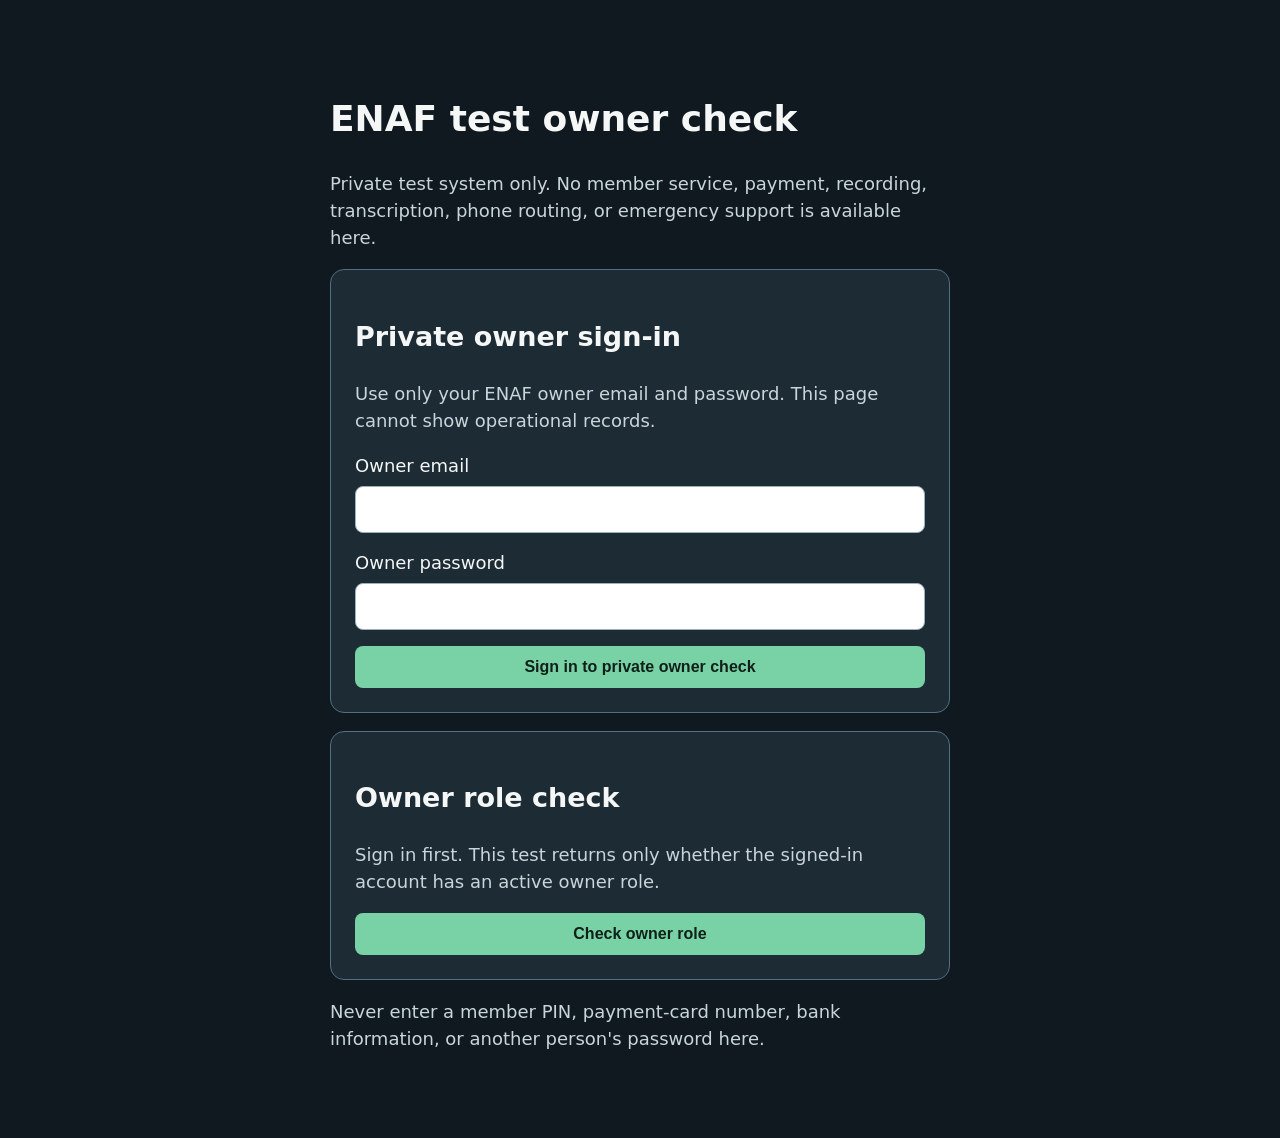
<file: index.html>
<!doctype html>
<html lang="en"><head><meta charset="utf-8"><meta name="viewport" content="width=device-width, initial-scale=1"><title>ENAF test owner check</title><style>body{margin:0;background:#101820;color:#f4f7f6;font:18px/1.5 system-ui,sans-serif}main{max-width:620px;margin:40px auto;padding:28px}section{margin:18px 0;padding:24px;border:1px solid #527080;border-radius:14px;background:#1d2b35}label,input,button{display:block;width:100%;box-sizing:border-box}input{margin:7px 0 16px;padding:12px;border:1px solid #9ab0ba;border-radius:8px;font-size:18px}button{padding:12px;border:0;border-radius:8px;background:#79d2a6;color:#102018;font-weight:700;font-size:16px}.note{color:#c8d6db}.warn{padding:12px;border-radius:8px;background:#4a291f}.ok{padding:12px;border-radius:8px;background:#1e473b}</style></head><body><main><h1>ENAF test owner check</h1><p class="note">Private test system only. No member service, payment, recording, transcription, phone routing, or emergency support is available here.</p><section><h2>Private owner sign-in</h2><p id="signin-status" class="note">Use only your ENAF owner email and password. This page cannot show operational records.</p><label for="email">Owner email</label><input id="email" type="email" autocomplete="username"><label for="login-password">Owner password</label><input id="login-password" type="password" autocomplete="current-password"><button id="sign-in" type="button">Sign in to private owner check</button></section><section><h2>Owner role check</h2><p id="role-status" class="note">Sign in first. This test returns only whether the signed-in account has an active owner role.</p><button id="check-role" type="button" disabled>Check owner role</button></section><p class="note">Never enter a member PIN, payment-card number, bank information, or another person's password here.</p></main><script>const projectUrl='https://efbsdpeowuwwbzaujyqs.supabase.co';const publicKey='eyJhbGciOiJIUzI1NiIsInR5cCI6IkpXVCJ9.eyJpc3MiOiJzdXBhYmFzZSIsInJlZiI6ImVmYnNkcGVvd3V3d2J6YXVqeXFzIiwicm9sZSI6ImFub24iLCJpYXQiOjE3OTM0MDQ4MjAsImV4cCI6MjEwODk4MDgyMH0.j-g66I9IGccb9GAB0XDJjC3BG0qwWxltV0YfF4LKTDg';const ownerCheckUrl=projectUrl+'/rest/v1/rpc/enaf_test_current_owner_access';const signinStatus=document.getElementById('signin-status');const roleStatus=document.getElementById('role-status');const checkRole=document.getElementById('check-role');let ownerAccessToken='';document.getElementById('sign-in').addEventListener('click',async()=>{const email=document.getElementById('email').value.trim();const password=document.getElementById('login-password').value;if(!email||!password){signinStatus.textContent='Enter your ENAF owner email and password.';signinStatus.className='warn';return}const response=await fetch(projectUrl+'/auth/v1/token?grant_type=password',{method:'POST',headers:{apikey:publicKey,'content-type':'application/json'},body:JSON.stringify({email,password})});document.getElementById('login-password').value='';const data=await response.json().catch(()=>({}));if(!response.ok||typeof data.access_token!=='string'){signinStatus.textContent='Sign-in could not be verified. Check your owner email and password.';signinStatus.className='warn';return}ownerAccessToken=data.access_token;checkRole.disabled=false;signinStatus.textContent='Signed in to the private test check. Your password is not stored by this page.';signinStatus.className='ok'});checkRole.addEventListener('click',async()=>{const response=await fetch(ownerCheckUrl,{method:'POST',headers:{apikey:publicKey,authorization:'Bearer '+ownerAccessToken,'content-type':'application/json'},body:'{}'});const data=await response.json().catch(()=>[]);const role=Array.isArray(data)?data[0]:null;if(response.ok&&role?.result==='owner-access-active'&&role?.role==='owner'){roleStatus.textContent='Owner role is active. No operational records are shown here.';roleStatus.className='ok';return}roleStatus.textContent=response.ok?'The test check replied, but did not recognize the owner status. No records were shown.':'The test check could not be reached (connection status '+response.status+'). No records were shown.';roleStatus.className='warn'});</script></body></html>
</file>
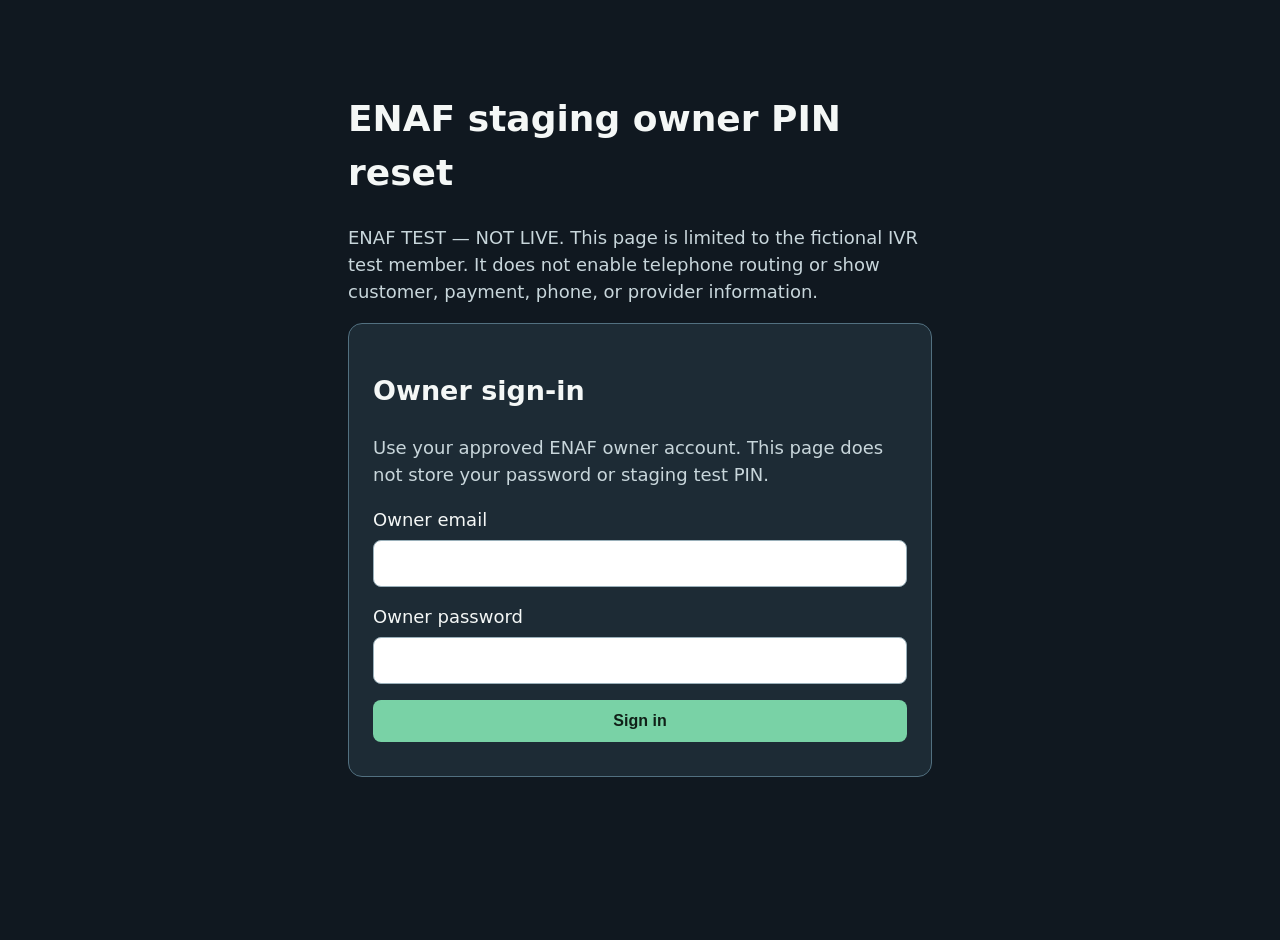
<file: owner-pin-reset.html>
<!doctype html>
<html lang="en">
<head>
  <meta charset="utf-8">
  <meta name="viewport" content="width=device-width, initial-scale=1">
  <meta name="robots" content="noindex, nofollow, noarchive">
  <meta name="referrer" content="no-referrer">
  <meta http-equiv="Cache-Control" content="no-store, no-cache, must-revalidate, max-age=0">
  <meta http-equiv="Pragma" content="no-cache">
  <!-- GitHub Pages cannot set response CSP headers. Keep this page self-contained
       and allow network connections only to the approved staging project. -->
  <meta http-equiv="Content-Security-Policy" content="default-src 'none'; script-src 'self'; style-src 'self'; connect-src https://ltosmnrnsnkuemfzhwpb.supabase.co; img-src 'none'; font-src 'none'; object-src 'none'; base-uri 'none'; form-action 'self'">
  <title>ENAF staging owner PIN reset</title>
  <link rel="stylesheet" href="owner-pin-reset.css">
  <script src="owner-pin-reset.js" defer></script>
</head>
<body>
  <main>
    <h1>ENAF staging owner PIN reset</h1>
    <p class="note">ENAF TEST — NOT LIVE. This page is limited to the fictional IVR test member. It does not enable telephone routing or show customer, payment, phone, or provider information.</p>

    <section id="sign-in-panel">
      <h2>Owner sign-in</h2>
      <p id="sign-in-status" class="note" role="status">Use your approved ENAF owner account. This page does not store your password or staging test PIN.</p>
      <form id="sign-in-form" autocomplete="off">
        <label for="email">Owner email</label>
        <input id="email" type="email" autocomplete="username" spellcheck="false" required>
        <label for="password">Owner password</label>
        <input id="password" type="password" autocomplete="current-password" required>
        <button id="sign-in" type="submit">Sign in</button>
      </form>
    </section>

    <section id="reset-panel" class="hidden">
      <h2>Reset fictional test PIN</h2>
      <p id="reset-status" class="note" role="status">Set a four-digit staging-only PIN for the upcoming IVR test. Do not reuse a personal PIN.</p>
      <form id="reset-form" autocomplete="off">
        <label for="pin">New staging test PIN</label>
        <input id="pin" type="password" inputmode="numeric" pattern="[0-9]{4}" maxlength="4" autocomplete="off" spellcheck="false" required disabled>
        <button id="reset" type="submit" disabled>Reset staging test PIN</button>
      </form>
      <button id="sign-out" type="button">Sign out</button>
    </section>
  </main>
</body>
</html>
</file>
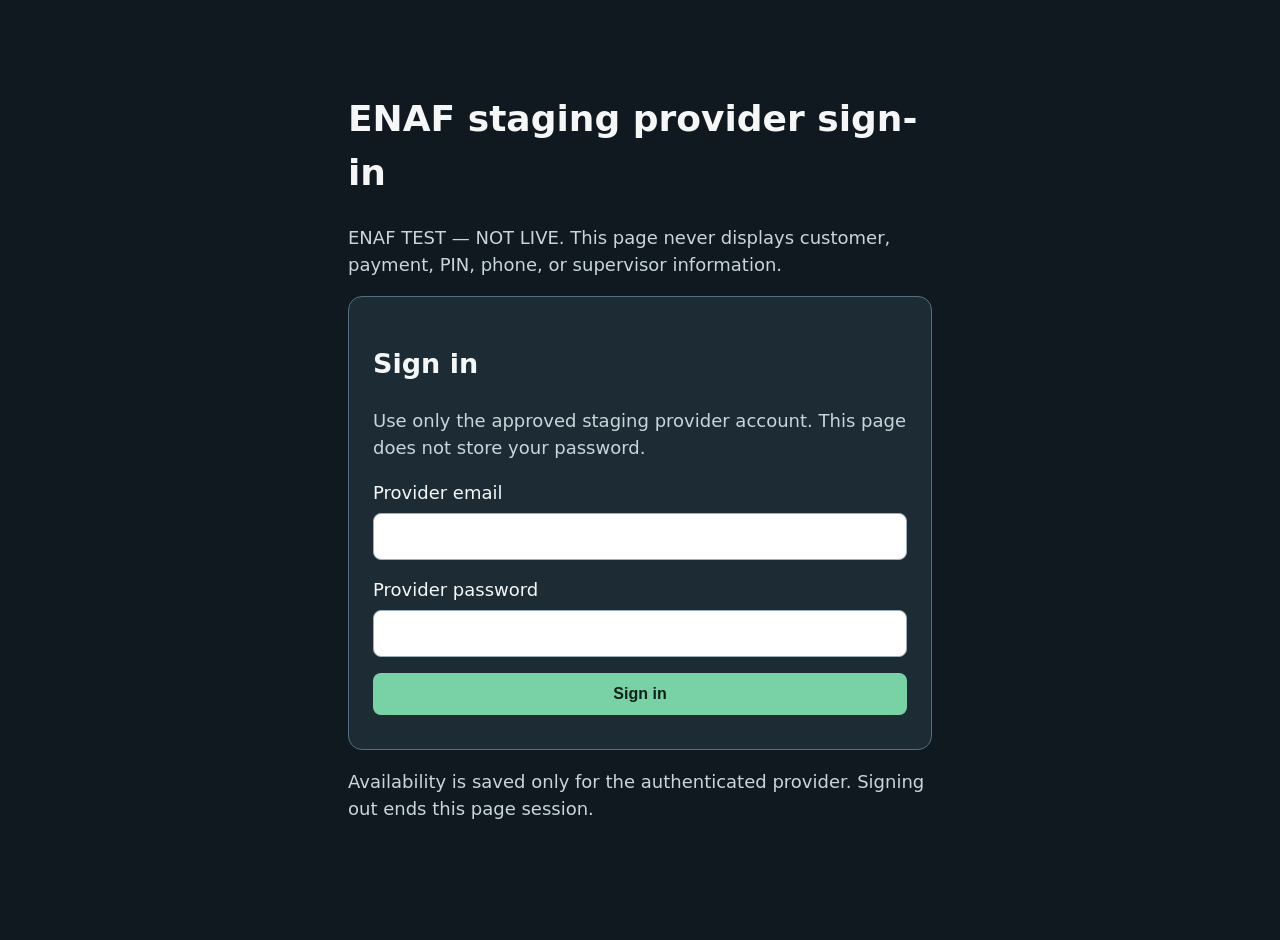
<file: provider.html>
<!doctype html>
<html lang="en">
<head>
  <meta charset="utf-8">
  <meta name="viewport" content="width=device-width, initial-scale=1">
  <title>ENAF staging provider sign-in</title>
  <style>
    :root { color-scheme: dark; --bg:#101820; --card:#1d2b35; --line:#527080; --text:#f4f7f6; --muted:#c8d6db; --ok:#1e473b; --warn:#4a291f; --button:#79d2a6; }
    * { box-sizing:border-box; } body { margin:0; min-height:100vh; background:var(--bg); color:var(--text); font:18px/1.5 system-ui,sans-serif; }
    main { max-width:640px; margin:40px auto; padding:28px; } section { margin:18px 0; padding:24px; border:1px solid var(--line); border-radius:14px; background:var(--card); }
    label, input, button { display:block; width:100%; } input { margin:7px 0 16px; padding:12px; border:1px solid #9ab0ba; border-radius:8px; font-size:18px; color:#102018; background:#fff; }
    button { margin:10px 0; padding:12px; border:0; border-radius:8px; background:var(--button); color:#102018; font-weight:700; font-size:16px; cursor:pointer; } button[disabled] { opacity:.55; cursor:not-allowed; }
    .note { color:var(--muted); } .warn, .ok { padding:12px; border-radius:8px; } .warn { background:var(--warn); } .ok { background:var(--ok); } .hidden { display:none; }
    .service { display:grid; gap:6px; padding:14px 0; border-top:1px solid var(--line); } .service:first-child { border-top:0; } .status { font-weight:700; }
  </style>
</head>
<body>
  <main>
    <h1>ENAF staging provider sign-in</h1>
    <p class="note">ENAF TEST — NOT LIVE. This page never displays customer, payment, PIN, phone, or supervisor information.</p>
    <section id="sign-in-panel">
      <h2>Sign in</h2>
      <p id="sign-in-status" class="note">Use only the approved staging provider account. This page does not store your password.</p>
      <label for="email">Provider email</label>
      <input id="email" type="email" autocomplete="username" required>
      <label for="password">Provider password</label>
      <input id="password" type="password" autocomplete="current-password" required>
      <button id="sign-in" type="button">Sign in</button>
    </section>
    <section id="workspace" class="hidden">
      <h2>My approved services</h2>
      <p id="workspace-status" class="note">Loading your staging availability.</p>
      <div id="services"></div>
      <button id="sign-out" type="button">Sign out</button>
    </section>
    <p class="note">Availability is saved only for the authenticated provider. Signing out ends this page session.</p>
  </main>
  <script>
    const projectUrl = 'https://ltosmnrnsnkuemfzhwpb.supabase.co';
    const publicKey = 'sb_publishable_w3kj9kAGGNrQWCxBvUFnLg_yupbHoMz';
    const staffPortalUrl = projectUrl + '/functions/v1/enaf-phase-one-staff-portal';
    let accessToken = '';
    const signInPanel = document.getElementById('sign-in-panel');
    const workspace = document.getElementById('workspace');
    const signInStatus = document.getElementById('sign-in-status');
    const workspaceStatus = document.getElementById('workspace-status');
    const services = document.getElementById('services');

    function apiHeaders() {
      return { apikey: publicKey, authorization: 'Bearer ' + accessToken, 'content-type': 'application/json' };
    }

    function showMessage(element, message, kind = 'note') {
      element.textContent = message;
      element.className = kind;
    }

    function clearSession() {
      accessToken = '';
      services.replaceChildren();
      workspace.classList.add('hidden');
      signInPanel.classList.remove('hidden');
      document.getElementById('password').value = '';
    }

    function serviceLabel(type) {
      return type === 'companion' ? 'Companion' : 'Tech Help';
    }

    function renderAvailability(availability) {
      services.replaceChildren();
      for (const item of availability) {
        const row = document.createElement('div');
        row.className = 'service';
        const heading = document.createElement('strong');
        heading.textContent = serviceLabel(item.serviceType);
        const status = document.createElement('span');
        status.className = 'status';
        status.textContent = item.availabilityStatus === 'available' ? 'Available' : 'Unavailable';
        const button = document.createElement('button');
        const nextStatus = item.availabilityStatus === 'available' ? 'unavailable' : 'available';
        button.type = 'button';
        button.textContent = nextStatus === 'available' ? 'Mark available' : 'Mark unavailable';
        button.addEventListener('click', () => updateAvailability(item.serviceType, nextStatus, button));
        row.append(heading, status, button);
        services.append(row);
      }
    }

    async function loadAvailability() {
      const response = await fetch(staffPortalUrl + '?action=availability', { headers: apiHeaders() });
      const data = await response.json().catch(() => ({}));
      if (!response.ok || data.result !== 'provider-availability' || data.role !== 'provider' || !Array.isArray(data.availability)) {
        clearSession();
        showMessage(signInStatus, 'Your provider access could not be verified.', 'warn');
        return;
      }
      renderAvailability(data.availability);
      showMessage(workspaceStatus, 'Your staging availability is shown below.', 'ok');
    }

    async function updateAvailability(serviceType, availabilityStatus, button) {
      button.disabled = true;
      showMessage(workspaceStatus, 'Saving your availability.', 'note');
      const response = await fetch(staffPortalUrl + '?action=availability', {
        method: 'POST', headers: apiHeaders(),
        body: JSON.stringify({ serviceType, availabilityStatus, idempotencyKey: crypto.randomUUID() })
      });
      const data = await response.json().catch(() => ({}));
      if (!response.ok || data.result !== 'availability-updated') {
        button.disabled = false;
        showMessage(workspaceStatus, 'Your availability could not be saved.', 'warn');
        return;
      }
      await loadAvailability();
    }

    document.getElementById('sign-in').addEventListener('click', async () => {
      const email = document.getElementById('email').value.trim();
      const password = document.getElementById('password').value;
      if (!email || !password) {
        showMessage(signInStatus, 'Enter your staging provider email and password.', 'warn');
        return;
      }
      showMessage(signInStatus, 'Signing in.', 'note');
      const response = await fetch(projectUrl + '/auth/v1/token?grant_type=password', {
        method: 'POST', headers: { apikey: publicKey, 'content-type': 'application/json' }, body: JSON.stringify({ email, password })
      });
      document.getElementById('password').value = '';
      const data = await response.json().catch(() => ({}));
      const token = typeof data.access_token === 'string'
        ? data.access_token
        : (typeof data.session?.access_token === 'string' ? data.session.access_token : '');
      if (!response.ok || !token) {
        showMessage(signInStatus, 'Sign-in could not be verified.', 'warn');
        return;
      }
      accessToken = token;
      signInPanel.classList.add('hidden');
      workspace.classList.remove('hidden');
      await loadAvailability();
    });

    document.getElementById('sign-out').addEventListener('click', async () => {
      const token = accessToken;
      clearSession();
      if (token) await fetch(projectUrl + '/auth/v1/logout', { method: 'POST', headers: { apikey: publicKey, authorization: 'Bearer ' + token } }).catch(() => undefined);
      showMessage(signInStatus, 'Signed out of the staging provider page.', 'ok');
    });
  </script>
</body>
</html>
</file>
